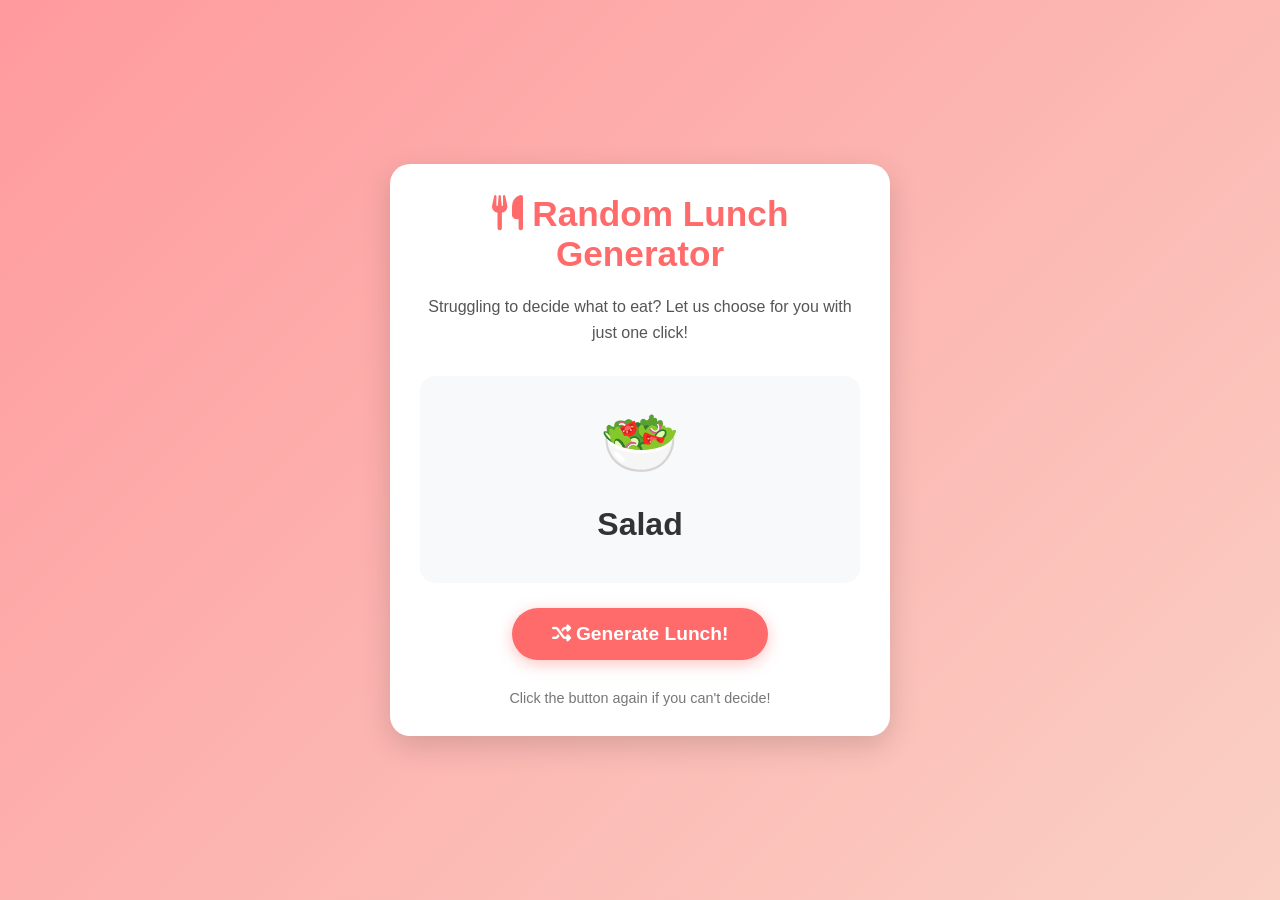
<file: week1/index.html>
<!DOCTYPE html>
<html lang="en">
<head>
    <meta charset="UTF-8">
    <meta name="viewport" content="width=device-width, initial-scale=1.0">
    <title>Random Lunch Menu Generator</title>
    <link rel="stylesheet" href="https://cdnjs.cloudflare.com/ajax/libs/font-awesome/6.4.0/css/all.min.css">
    <style>
        * {
            margin: 0;
            padding: 0;
            box-sizing: border-box;
            font-family: 'Segoe UI', Tahoma, Geneva, Verdana, sans-serif;
        }
        
        body {
            background: linear-gradient(135deg, #ff9a9e 0%, #fad0c4 100%);
            min-height: 100vh;
            display: flex;
            justify-content: center;
            align-items: center;
            padding: 20px;
        }
        
        .container {
            background-color: white;
            border-radius: 20px;
            box-shadow: 0 10px 30px rgba(0, 0, 0, 0.15);
            width: 90%;
            max-width: 500px;
            padding: 30px;
            text-align: center;
        }
        
        h1 {
            color: #ff6b6b;
            margin-bottom: 20px;
            font-size: 2.2rem;
        }
        
        .description {
            color: #555;
            margin-bottom: 30px;
            line-height: 1.6;
        }
        
        .lunch-display {
            background-color: #f8f9fa;
            border-radius: 15px;
            padding: 30px;
            margin: 25px 0;
            min-height: 200px;
            display: flex;
            flex-direction: column;
            justify-content: center;
            align-items: center;
            transition: all 0.3s ease;
        }
        
        .food-icon {
            font-size: 4rem;
            margin-bottom: 15px;
            color: #ff6b6b;
        }
        
        .food-name {
            font-size: 2rem;
            color: #333;
            font-weight: bold;
            margin: 10px 0;
        }
        
        .generate-btn {
            background-color: #ff6b6b;
            color: white;
            border: none;
            border-radius: 50px;
            padding: 15px 40px;
            font-size: 1.2rem;
            font-weight: bold;
            cursor: pointer;
            transition: all 0.3s ease;
            box-shadow: 0 4px 15px rgba(255, 107, 107, 0.4);
        }
        
        .generate-btn:hover {
            background-color: #ff5252;
            transform: translateY(-3px);
            box-shadow: 0 6px 20px rgba(255, 107, 107, 0.5);
        }
        
        .generate-btn:active {
            transform: translateY(0);
        }
        
        .footer {
            margin-top: 30px;
            color: #777;
            font-size: 0.9rem;
        }
        
        @keyframes fadeIn {
            from { opacity: 0; transform: translateY(10px); }
            to { opacity: 1; transform: translateY(0); }
        }
        
        .fade-in {
            animation: fadeIn 0.5s ease forwards;
        }
        
        @media (max-width: 600px) {
            .container {
                padding: 20px;
            }
            
            h1 {
                font-size: 1.8rem;
            }
            
            .food-name {
                font-size: 1.6rem;
            }
            
            .generate-btn {
                padding: 12px 30px;
                font-size: 1.1rem;
            }
        }
    </style>
</head>
<body>
    <div class="container">
        <h1><i class="fas fa-utensils"></i> Random Lunch Generator</h1>
        <p class="description">Struggling to decide what to eat? Let us choose for you with just one click!</p>
        
        <div class="lunch-display">
            <div class="food-icon"><i class="fas fa-question"></i></div>
            <div class="food-name">What's for lunch?</div>
        </div>
        
        <button class="generate-btn" id="generateBtn">
            <i class="fas fa-random"></i> Generate Lunch!
        </button>
        
        <p class="footer">Click the button again if you can't decide!</p>
    </div>

    <script>
        document.addEventListener('DOMContentLoaded', function() {
            const generateBtn = document.getElementById('generateBtn');
            const foodIcon = document.querySelector('.food-icon');
            const foodName = document.querySelector('.food-name');
            const lunchDisplay = document.querySelector('.lunch-display');
            
            // Food options with matching Unicode emoji
            const lunchMenu = [
                { name: "Pizza", icon: "🍕" },
                { name: "Sushi", icon: "🍣" },
                { name: "Burger", icon: "🍔" },
                { name: "Salad", icon: "🥗" },
                { name: "Tacos", icon: "🌮" },
                { name: "Ramen", icon: "🍜" },
                { name: "Sandwich", icon: "🥪" },
                { name: "Pasta", icon: "🍝" },
                { name: "Curry", icon: "🍛" },
                { name: "Steak", icon: "🥩" },
                { name: "Soup", icon: "🍲" },
                { name: "BBQ", icon: "🍖" }
            ];
            
            // Function to generate random lunch
            function generateRandomLunch() {
                // Remove fade-in class if it exists
                lunchDisplay.classList.remove('fade-in');
                
                // Get a random lunch option
                const randomIndex = Math.floor(Math.random() * lunchMenu.length);
                const selectedLunch = lunchMenu[randomIndex];
                
                // Briefly show loading state
                foodIcon.innerHTML = '<i class="fas fa-spinner fa-spin"></i>';
                foodName.textContent = "Thinking...";
                
                // After a short delay, show the selected lunch
                setTimeout(() => {
                    foodIcon.textContent = selectedLunch.icon;
                    foodName.textContent = selectedLunch.name;
                    
                    // Add animation class
                    lunchDisplay.classList.add('fade-in');
                }, 500);
            }
            
            // Add click event to button
            generateBtn.addEventListener('click', generateRandomLunch);
            
            // Generate a random lunch on page load
            generateRandomLunch();
        });
    </script>
</body>
</html>
</file>
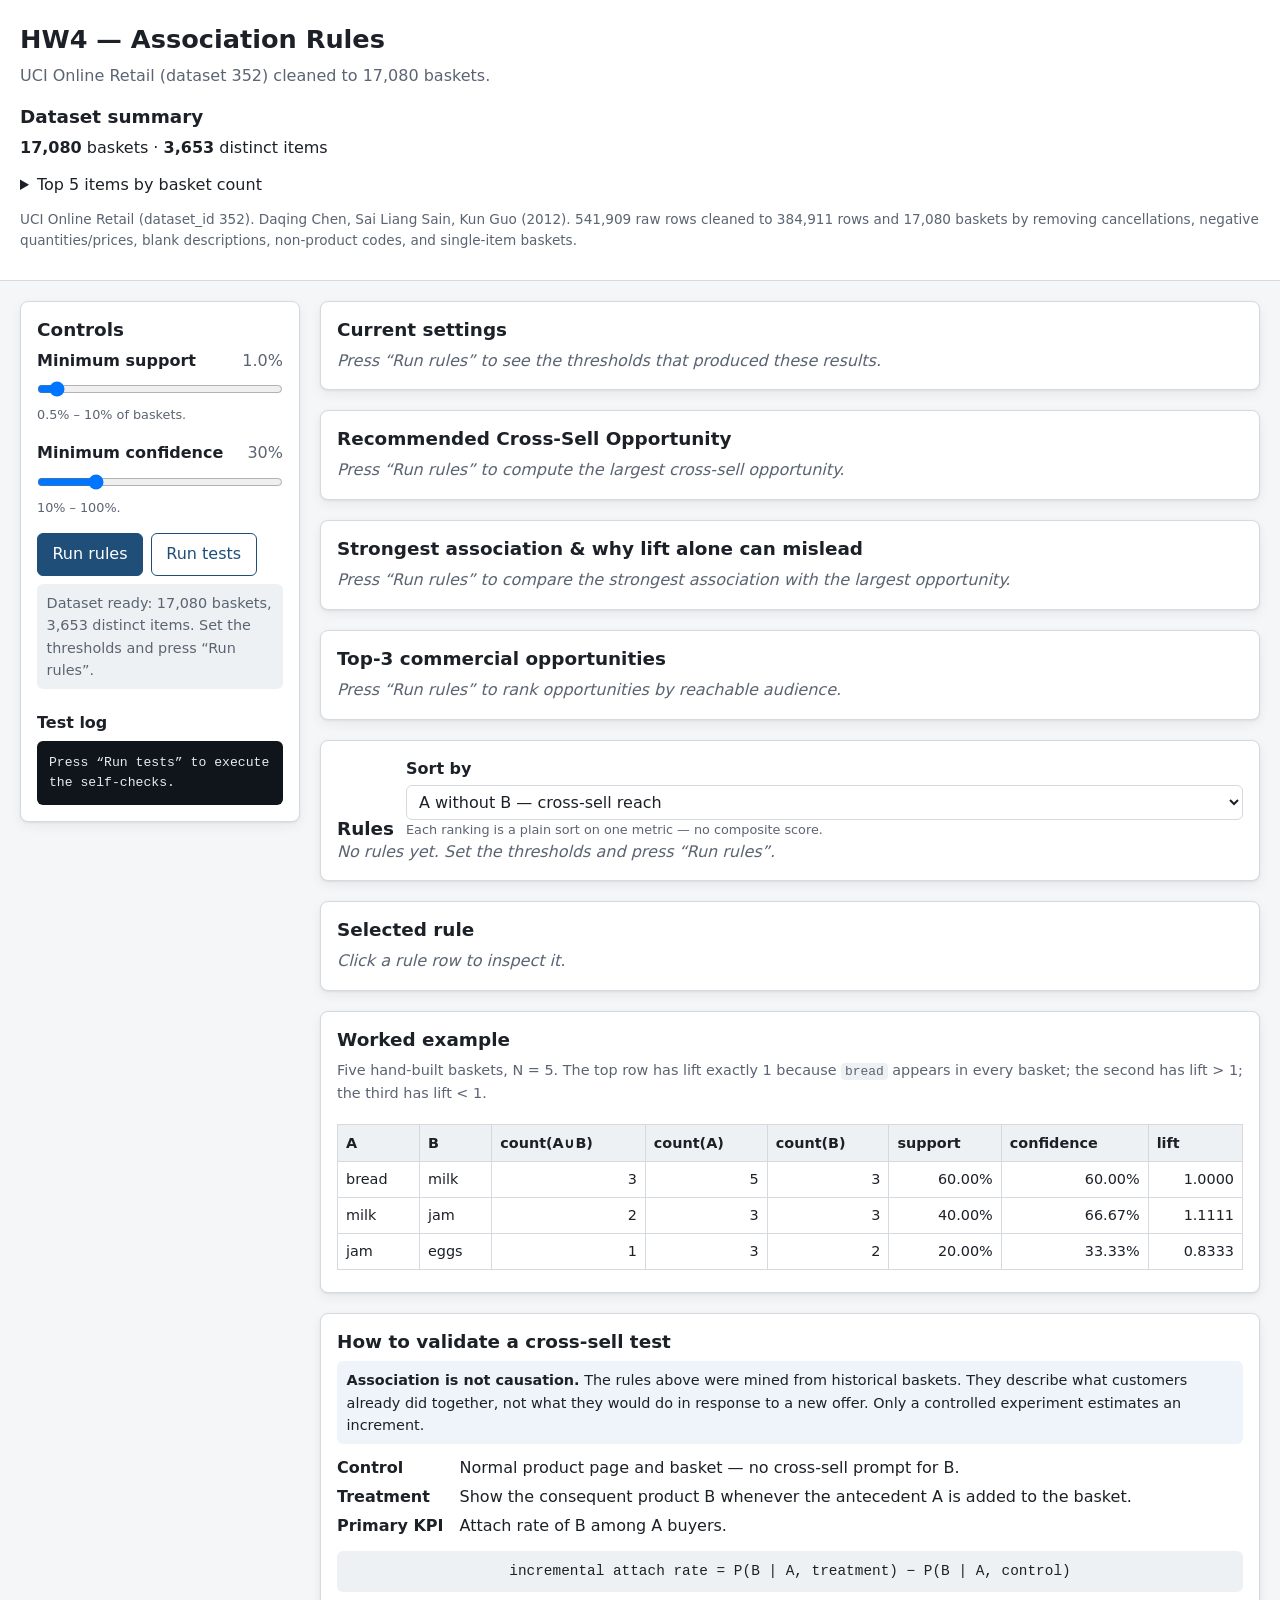
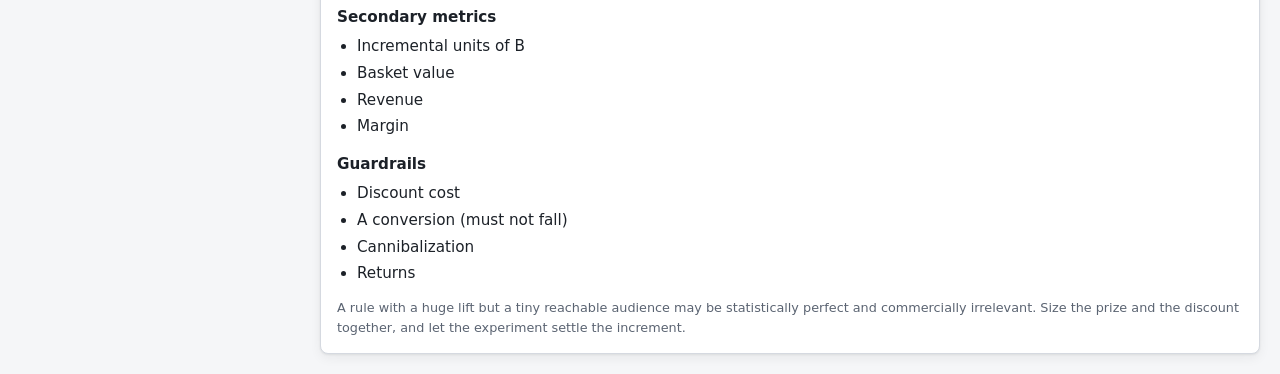
<file: week4/index.html>
<!DOCTYPE html>
<html lang="en">
<head>
  <meta charset="utf-8">
  <meta name="viewport" content="width=device-width, initial-scale=1">
  <title>HW4 — Association Rules</title>
  <link rel="stylesheet" href="style.css">
</head>
<body>
  <noscript>
    <p class="load-error">JavaScript required — please enable scripts for this directory and reload.</p>
  </noscript>
  <header class="site-header">
    <h1>HW4 — Association Rules</h1>
    <p class="subtitle">UCI Online Retail (dataset 352) cleaned to 17,080 baskets.</p>
    <section id="dataset-summary" aria-labelledby="dataset-summary-heading" class="summary">
      <h2 id="dataset-summary-heading">Dataset summary</h2>
      <div id="dataset-summary-body">
        <p class="empty-state">Loading dataset…</p>
      </div>
    </section>
  </header>

  <div class="layout">
    <aside class="sidebar" aria-labelledby="controls-heading">
      <h2 id="controls-heading">Controls</h2>

      <div class="control">
        <label for="min-support">
          Minimum support
          <output id="min-support-value" for="min-support">1.0%</output>
        </label>
        <input type="range" id="min-support" name="min-support"
               min="0.5" max="10" step="0.5" value="1"
               aria-describedby="min-support-hint">
        <p class="hint" id="min-support-hint">0.5% – 10% of baskets.</p>
      </div>

      <div class="control">
        <label for="min-confidence">
          Minimum confidence
          <output id="min-confidence-value" for="min-confidence">30%</output>
        </label>
        <input type="range" id="min-confidence" name="min-confidence"
               min="10" max="100" step="5" value="30"
               aria-describedby="min-confidence-hint">
        <p class="hint" id="min-confidence-hint">10% – 100%.</p>
      </div>

      <div class="button-row">
        <button type="button" id="run-rules">Run rules</button>
        <button type="button" id="run-tests" class="secondary">Run tests</button>
      </div>

      <p id="status" class="status" role="status" aria-live="polite">Loading…</p>

      <h3 id="test-log-heading">Test log</h3>
      <pre id="testLog" class="test-log" tabindex="0" aria-labelledby="test-log-heading">Press “Run tests” to execute the self-checks.</pre>
    </aside>

    <main>
      <section aria-labelledby="threshold-summary-heading" class="panel">
        <h2 id="threshold-summary-heading">Current settings</h2>
        <div id="threshold-summary">
          <p class="empty-state">Press “Run rules” to see the thresholds that produced these results.</p>
        </div>
      </section>

      <section aria-labelledby="recommendation-heading" class="panel">
        <h2 id="recommendation-heading">Recommended Cross-Sell Opportunity</h2>
        <div id="recommendation">
          <p class="empty-state">Press “Run rules” to compute the largest cross-sell opportunity.</p>
        </div>
      </section>

      <section aria-labelledby="association-heading" class="panel">
        <h2 id="association-heading">Strongest association &amp; why lift alone can mislead</h2>
        <div id="association-warning">
          <p class="empty-state">Press “Run rules” to compare the strongest association with the largest opportunity.</p>
        </div>
      </section>

      <section aria-labelledby="top-business-heading" class="panel">
        <h2 id="top-business-heading">Top-3 commercial opportunities</h2>
        <div id="top-business">
          <p class="empty-state">Press “Run rules” to rank opportunities by reachable audience.</p>
        </div>
      </section>

      <section aria-labelledby="results-heading">
        <div class="results-head">
          <h2 id="results-heading">Rules</h2>
          <div class="control results-sort">
            <label for="rule-sort">Sort by</label>
            <select id="rule-sort" aria-describedby="rule-sort-hint">
              <option value="" disabled>Loading rankings…</option>
            </select>
            <p class="hint" id="rule-sort-hint">Each ranking is a plain sort on one metric — no composite score.</p>
          </div>
        </div>
        <div id="results">
          <p class="empty-state">No rules yet. Set the thresholds and press “Run rules”.</p>
        </div>
      </section>

      <section aria-labelledby="detail-heading" class="panel">
        <h2 id="detail-heading">Selected rule</h2>
        <div id="rule-detail">
          <p class="empty-state">Click a rule row to inspect it.</p>
        </div>
      </section>

      <section aria-labelledby="example-heading" class="panel">
        <h2 id="example-heading">Worked example</h2>
        <div id="worked-example"></div>
      </section>

      <section aria-labelledby="validation-heading" class="panel">
        <h2 id="validation-heading">How to validate a cross-sell test</h2>
        <div id="validation-guide" class="validation-guide">
          <p class="comparison">
            <strong>Association is not causation.</strong> The rules above were mined from
            historical baskets. They describe what customers already did together, not what
            they would do in response to a new offer. Only a controlled experiment estimates
            an increment.
          </p>
          <dl class="rule-metrics">
            <dt>Control</dt>
            <dd>Normal product page and basket — no cross-sell prompt for B.</dd>
            <dt>Treatment</dt>
            <dd>Show the consequent product B whenever the antecedent A is added to the basket.</dd>
            <dt>Primary KPI</dt>
            <dd>Attach rate of B among A buyers.</dd>
          </dl>
          <p class="formula">
            incremental attach rate = P(B | A, treatment) &minus; P(B | A, control)
          </p>
          <h3>Secondary metrics</h3>
          <ul class="checklist">
            <li>Incremental units of B</li>
            <li>Basket value</li>
            <li>Revenue</li>
            <li>Margin</li>
          </ul>
          <h3>Guardrails</h3>
          <ul class="checklist">
            <li>Discount cost</li>
            <li>A conversion (must not fall)</li>
            <li>Cannibalization</li>
            <li>Returns</li>
          </ul>
          <p class="hint">
            A rule with a huge lift but a tiny reachable audience may be statistically
            perfect and commercially irrelevant. Size the prize and the discount together,
            and let the experiment settle the increment.
          </p>
        </div>
      </section>
    </main>
  </div>

  <script src="transactions.js"></script>
  <script src="script.js"></script>
</body>
</html>
</file>
<file: week4/style.css>
/* week4/style.css — HW4 association-rules starter.
   Clean neutral palette, readable type, tabular numbers, single column < 700px. */

:root {
  --bg: #f5f6f8;
  --surface: #ffffff;
  --border: #d5d9e0;
  --text: #1c2128;
  --muted: #5b6472;
  --accent: #1f4e79;
  --accent-contrast: #ffffff;
  --warning: #7a4b00;
  --warning-bg: #fff5e0;
  --focus: #b4530a;
  --shadow: 0 1px 2px rgba(28, 33, 40, 0.08), 0 4px 12px rgba(28, 33, 40, 0.06);
  --radius: 8px;
}

*,
*::before,
*::after {
  box-sizing: border-box;
}

html {
  font-size: 16px;
}

body {
  margin: 0;
  background: var(--bg);
  color: var(--text);
  font-family: system-ui, -apple-system, "Segoe UI", Roboto, Helvetica, Arial, sans-serif;
  font-size: 1rem;
  line-height: 1.55;
}

h1, h2, h3 {
  line-height: 1.25;
  margin: 0 0 0.5rem;
}

h1 { font-size: 1.6rem; }
h2 { font-size: 1.15rem; margin-top: 0; }
h3 { font-size: 1rem; margin-top: 1.5rem; }

p { margin: 0 0 0.75rem; }

code {
  font-family: ui-monospace, SFMono-Regular, Menlo, Consolas, monospace;
  font-size: 0.9em;
  background: #eef1f4;
  padding: 0.05em 0.3em;
  border-radius: 4px;
}

/* --- layout ------------------------------------------------------------- */

.site-header {
  background: var(--surface);
  border-bottom: 1px solid var(--border);
  padding: 1.5rem 1.25rem 1rem;
}

.subtitle {
  color: var(--muted);
  margin-bottom: 1rem;
}

.layout {
  display: grid;
  grid-template-columns: minmax(230px, 280px) minmax(0, 1fr);
  gap: 1.25rem;
  max-width: 1500px;
  margin: 0 auto;
  padding: 1.25rem;
  align-items: start;
}

.sidebar {
  position: sticky;
  top: 1.25rem;
  background: var(--surface);
  border: 1px solid var(--border);
  border-radius: var(--radius);
  box-shadow: var(--shadow);
  padding: 1rem;
}

main {
  display: flex;
  flex-direction: column;
  gap: 1.25rem;
  min-width: 0;
}

.panel,
section[aria-labelledby="results-heading"] {
  background: var(--surface);
  border: 1px solid var(--border);
  border-radius: var(--radius);
  box-shadow: var(--shadow);
  padding: 1rem;
}

.summary {
  margin-top: 0.5rem;
}

.summary-line {
  font-variant-numeric: tabular-nums;
}

.provenance {
  color: var(--muted);
  font-size: 0.85rem;
  margin-top: 0.75rem;
}

/* --- controls ----------------------------------------------------------- */

.control {
  margin-bottom: 1rem;
}

.control label {
  display: flex;
  justify-content: space-between;
  gap: 0.5rem;
  font-weight: 600;
  margin-bottom: 0.25rem;
}

.control output {
  font-variant-numeric: tabular-nums;
  font-weight: 400;
  color: var(--muted);
}

.control input[type="range"] {
  width: 100%;
  margin: 0.25rem 0;
}

.hint {
  color: var(--muted);
  font-size: 0.8rem;
  margin: 0;
}

.button-row {
  display: flex;
  flex-wrap: wrap;
  gap: 0.5rem;
  margin: 0.5rem 0;
}

button {
  font: inherit;
  padding: 0.5rem 0.9rem;
  border: 1px solid var(--accent);
  border-radius: 6px;
  background: var(--accent);
  color: var(--accent-contrast);
  cursor: pointer;
}

button.secondary {
  background: var(--surface);
  color: var(--accent);
}

button:hover {
  filter: brightness(0.94);
}

:focus-visible {
  outline: 3px solid var(--focus);
  outline-offset: 2px;
}

input[type="range"]:focus-visible {
  outline: 3px solid var(--focus);
  outline-offset: 4px;
}

.status {
  background: #eef1f4;
  border-radius: 6px;
  padding: 0.5rem 0.6rem;
  font-size: 0.9rem;
  color: var(--muted);
  min-height: 2.5rem;
}

.test-log {
  background: #10151b;
  color: #e6ebf0;
  border-radius: 6px;
  padding: 0.75rem;
  font-family: ui-monospace, SFMono-Regular, Menlo, Consolas, monospace;
  font-size: 0.82rem;
  line-height: 1.5;
  white-space: pre-wrap;
  max-height: 22rem;
  overflow: auto;
  margin: 0;
}

/* --- tables ------------------------------------------------------------- */

.data-table {
  width: 100%;
  border-collapse: collapse;
  font-size: 0.9rem;
  font-variant-numeric: tabular-nums;
  margin-top: 0.5rem;
}

.data-table th,
.data-table td {
  border: 1px solid var(--border);
  padding: 0.4rem 0.5rem;
  text-align: left;
  vertical-align: top;
}

.data-table th {
  background: #eef1f4;
  font-weight: 600;
}

.data-table td.num,
.data-table th.num {
  text-align: right;
  font-variant-numeric: tabular-nums;
}

.rules-table tbody tr {
  cursor: pointer;
}

.rules-table tbody tr:hover,
.rules-table tbody tr:focus-visible {
  background: #eef4fa;
}

.rules-table tbody tr.selected,
.rules-table tbody tr.selected:hover {
  background: #d9e6f3;
  box-shadow: inset 3px 0 0 var(--accent);
}

.rules-table .inspect-cell {
  width: 5.5rem;
  text-align: center;
  vertical-align: middle;
}

.rules-table .inspect {
  font: inherit;
  font-size: 0.8rem;
  padding: 0.2rem 0.55rem;
  border: 1px solid var(--border);
  border-radius: 999px;
  background: var(--surface);
  color: var(--accent);
  cursor: pointer;
  white-space: nowrap;
}

.rules-table .inspect:hover {
  background: #eef4fa;
  border-color: var(--accent);
}

.results-count {
  color: var(--muted);
  font-size: 0.9rem;
  margin: 0;
}

.empty-state {
  color: var(--muted);
  font-style: italic;
  margin: 0;
}

/* --- rule detail -------------------------------------------------------- */

.rule-metrics {
  display: grid;
  grid-template-columns: max-content minmax(0, 1fr);
  gap: 0.25rem 1rem;
  margin: 0 0 0.75rem;
}

.rule-metrics dt {
  font-weight: 600;
}

.rule-metrics dd {
  margin: 0;
  font-variant-numeric: tabular-nums;
}

.comparison {
  background: #eef4fa;
  border-radius: 6px;
  padding: 0.5rem 0.6rem;
  font-size: 0.9rem;
}

.warning {
  background: var(--warning-bg);
  color: var(--warning);
  border-radius: 6px;
  padding: 0.5rem 0.6rem;
  font-size: 0.9rem;
}

.worked-example-intro {
  color: var(--muted);
  font-size: 0.9rem;
}

/* --- business analysis ---------------------------------------------------- */

.results-head {
  display: flex;
  flex-wrap: wrap;
  align-items: flex-end;
  justify-content: space-between;
  gap: 0.75rem;
}

.results-head h2 {
  margin-bottom: 0;
}

.results-sort {
  margin-bottom: 0;
  min-width: 16rem;
  flex: 1 1 22rem;
}

.results-sort label {
  display: block;
  font-weight: 600;
  margin-bottom: 0.25rem;
}

select {
  font: inherit;
  width: 100%;
  padding: 0.35rem 0.5rem;
  border: 1px solid var(--border);
  border-radius: 6px;
  background: var(--surface);
  color: var(--text);
}

/* Count line + Expand/Collapse control, sitting between the heading and the
   table so the visible-rule count is always legible. */
.results-toolbar {
  display: flex;
  flex-wrap: wrap;
  align-items: center;
  justify-content: space-between;
  gap: 0.5rem 0.75rem;
  margin-top: 0.25rem;
}

.results-toolbar .results-count {
  font-weight: 600;
  color: var(--text);
}

#toggle-rules {
  padding: 0.35rem 0.8rem;
  font-size: 0.9rem;
}

/* Tables wide enough to need it get their own horizontal scroll box, so a long
   product description never widens the page itself. The bar is styled explicitly
   because an overlay scrollbar all but disappears during a demo. */
.scroll-x {
  overflow-x: auto;
  margin-top: 0.5rem;
  padding-bottom: 0.4rem;
  scrollbar-width: thin;
  scrollbar-color: var(--muted) #eef1f4;
}

.scroll-x::-webkit-scrollbar {
  height: 11px;
}

.scroll-x::-webkit-scrollbar-track {
  background: #eef1f4;
  border-radius: 6px;
}

.scroll-x::-webkit-scrollbar-thumb {
  background: #b3bcc8;
  border: 2px solid #eef1f4;
  border-radius: 6px;
}

.scroll-x::-webkit-scrollbar-thumb:hover {
  background: var(--muted);
}

.rules-table {
  min-width: 60rem;
}

/* The two item columns wrap long descriptions instead of stretching without
   bound; the numeric columns stay as narrow as their own content. */
.rules-table th:first-child,
.rules-table td:first-child,
.rules-table th:nth-child(2),
.rules-table td:nth-child(2) {
  min-width: 12rem;
  max-width: 24rem;
  white-space: normal;
  overflow-wrap: anywhere;
}

.summary-metrics {
  display: grid;
  grid-template-columns: repeat(auto-fit, minmax(11rem, 1fr));
  gap: 0.5rem 1rem;
  margin: 0.5rem 0 0.75rem;
}

.summary-metrics dt {
  color: var(--muted);
  font-size: 0.8rem;
  margin-bottom: 0.1rem;
}

.summary-metrics dd {
  margin: 0;
  font-size: 1.05rem;
  font-weight: 600;
  font-variant-numeric: tabular-nums;
}

.two-col {
  display: grid;
  grid-template-columns: repeat(auto-fit, minmax(15rem, 1fr));
  gap: 0.75rem 1.25rem;
  margin-bottom: 0.5rem;
}

.two-col h3 {
  margin-top: 0;
}

.item-list {
  list-style: none;
  margin: 0;
  padding: 0;
}

.item-list li {
  margin-bottom: 0.25rem;
}

.muted {
  color: var(--muted);
}

.item-pair {
  display: flex;
  flex-wrap: wrap;
  align-items: baseline;
  gap: 0.5rem;
  font-size: 1.02rem;
  font-weight: 600;
  margin: 0 0 0.5rem;
}

.item-pair .arrow {
  color: var(--accent);
}

.lead {
  color: var(--muted);
  font-size: 0.9rem;
}

.interpretation {
  background: #eef4fa;
  border-left: 3px solid var(--accent);
  border-radius: 0 6px 6px 0;
  padding: 0.6rem 0.75rem;
  font-size: 0.95rem;
}

.checklist {
  margin: 0 0 0.75rem;
  padding-left: 1.25rem;
  font-size: 0.95rem;
}

.checklist li {
  margin-bottom: 0.2rem;
}

.formula {
  background: #eef1f4;
  border-radius: 6px;
  padding: 0.6rem 0.75rem;
  font-family: ui-monospace, SFMono-Regular, Menlo, Consolas, monospace;
  font-size: 0.9rem;
  text-align: center;
}

.validation-guide h3 {
  margin-top: 1rem;
  font-size: 0.95rem;
}

.validation-guide .hint {
  margin-top: 0.75rem;
}

/* --- responsive --------------------------------------------------------- */

@media (max-width: 700px) {
  .layout {
    grid-template-columns: 1fr;
    padding: 0.75rem;
  }

  .sidebar {
    position: static;
  }

  .results-head {
    flex-direction: column;
    align-items: stretch;
  }

  .results-sort {
    min-width: 0;
    flex-basis: auto;
    width: 100%;
  }
}
</file>
